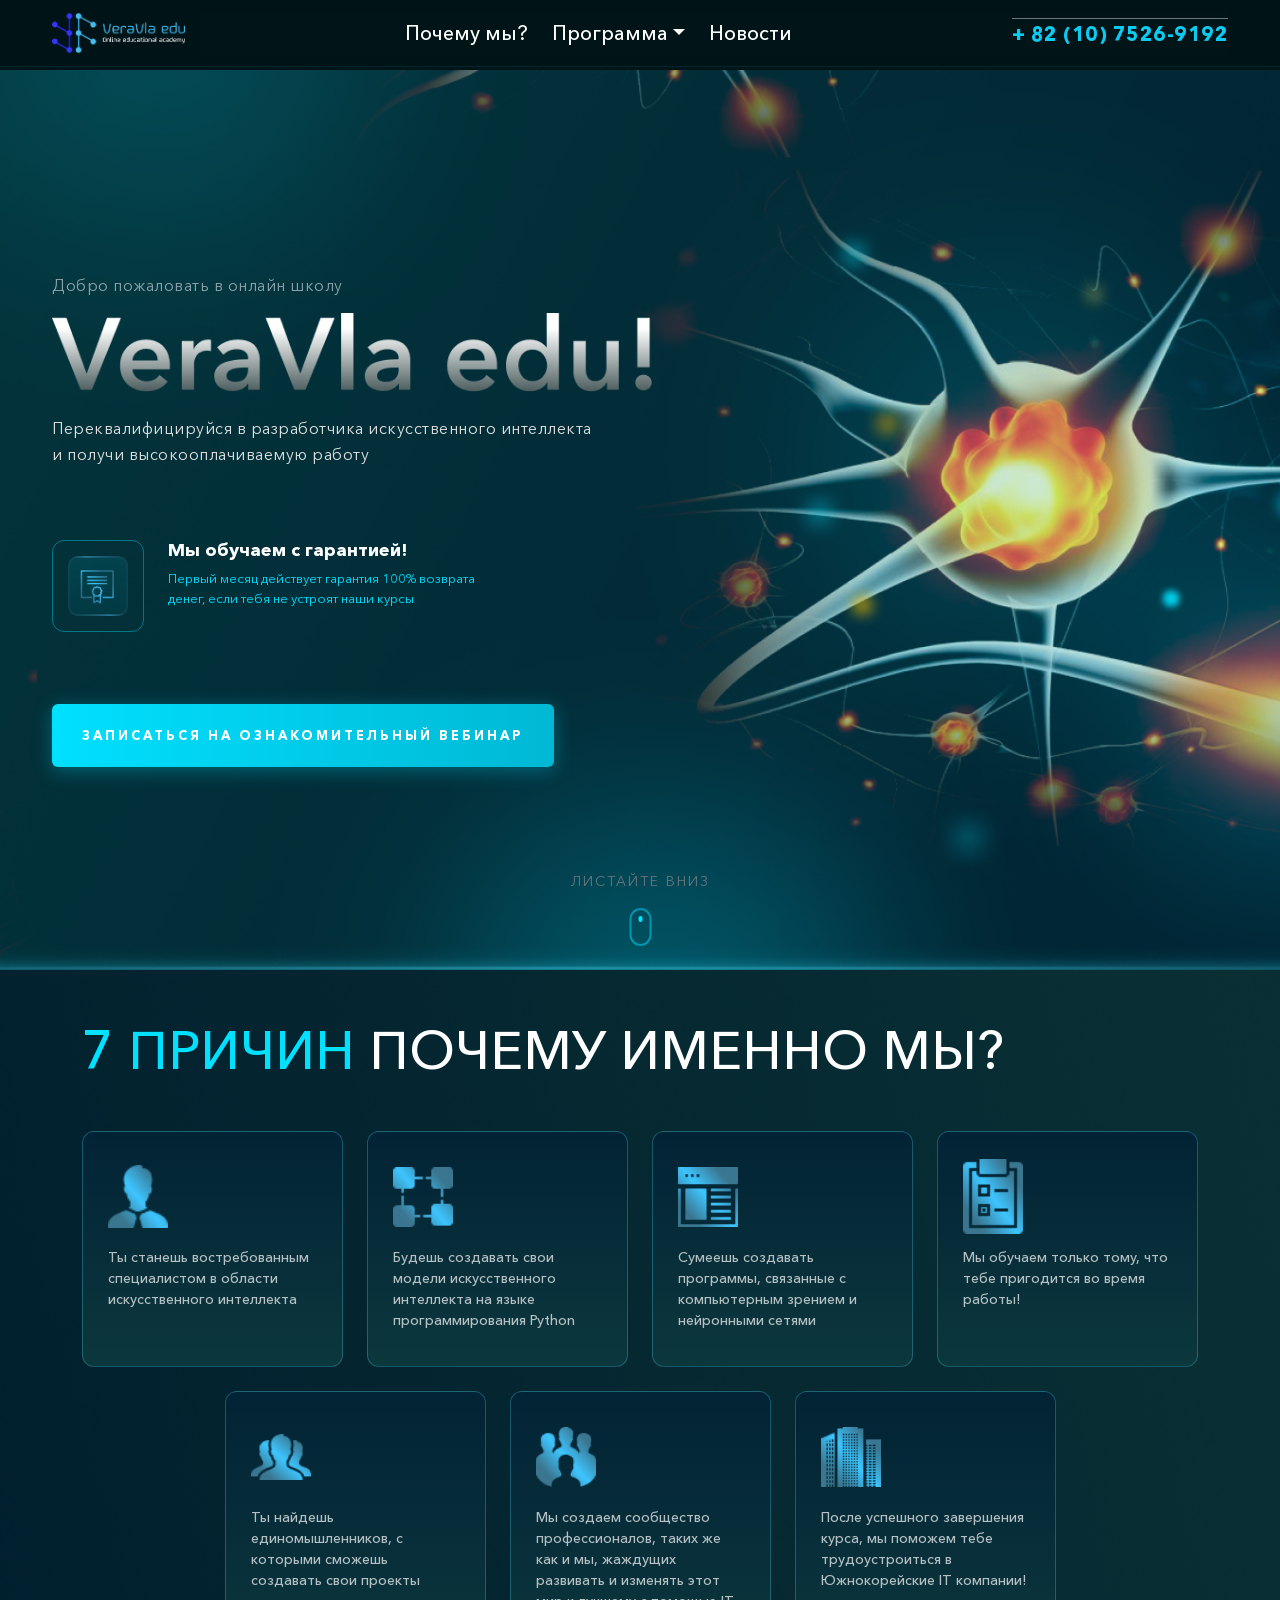
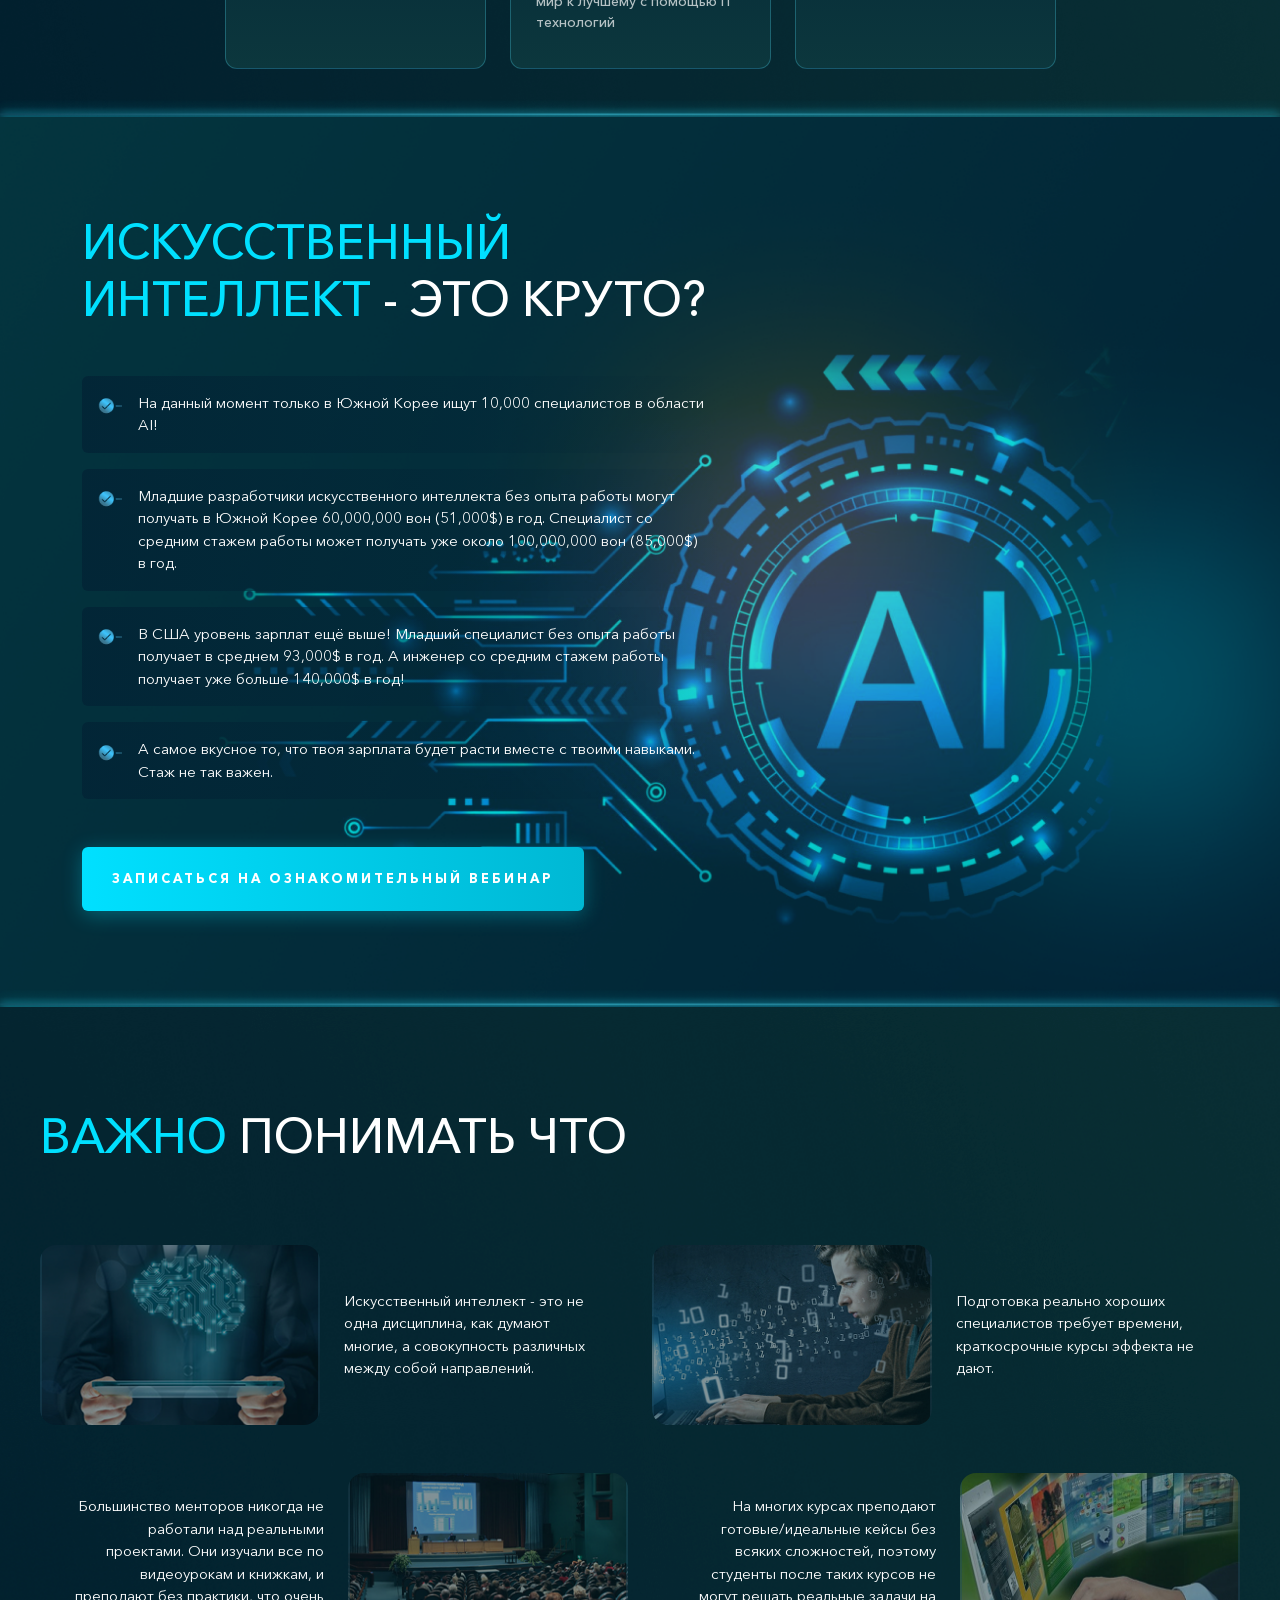
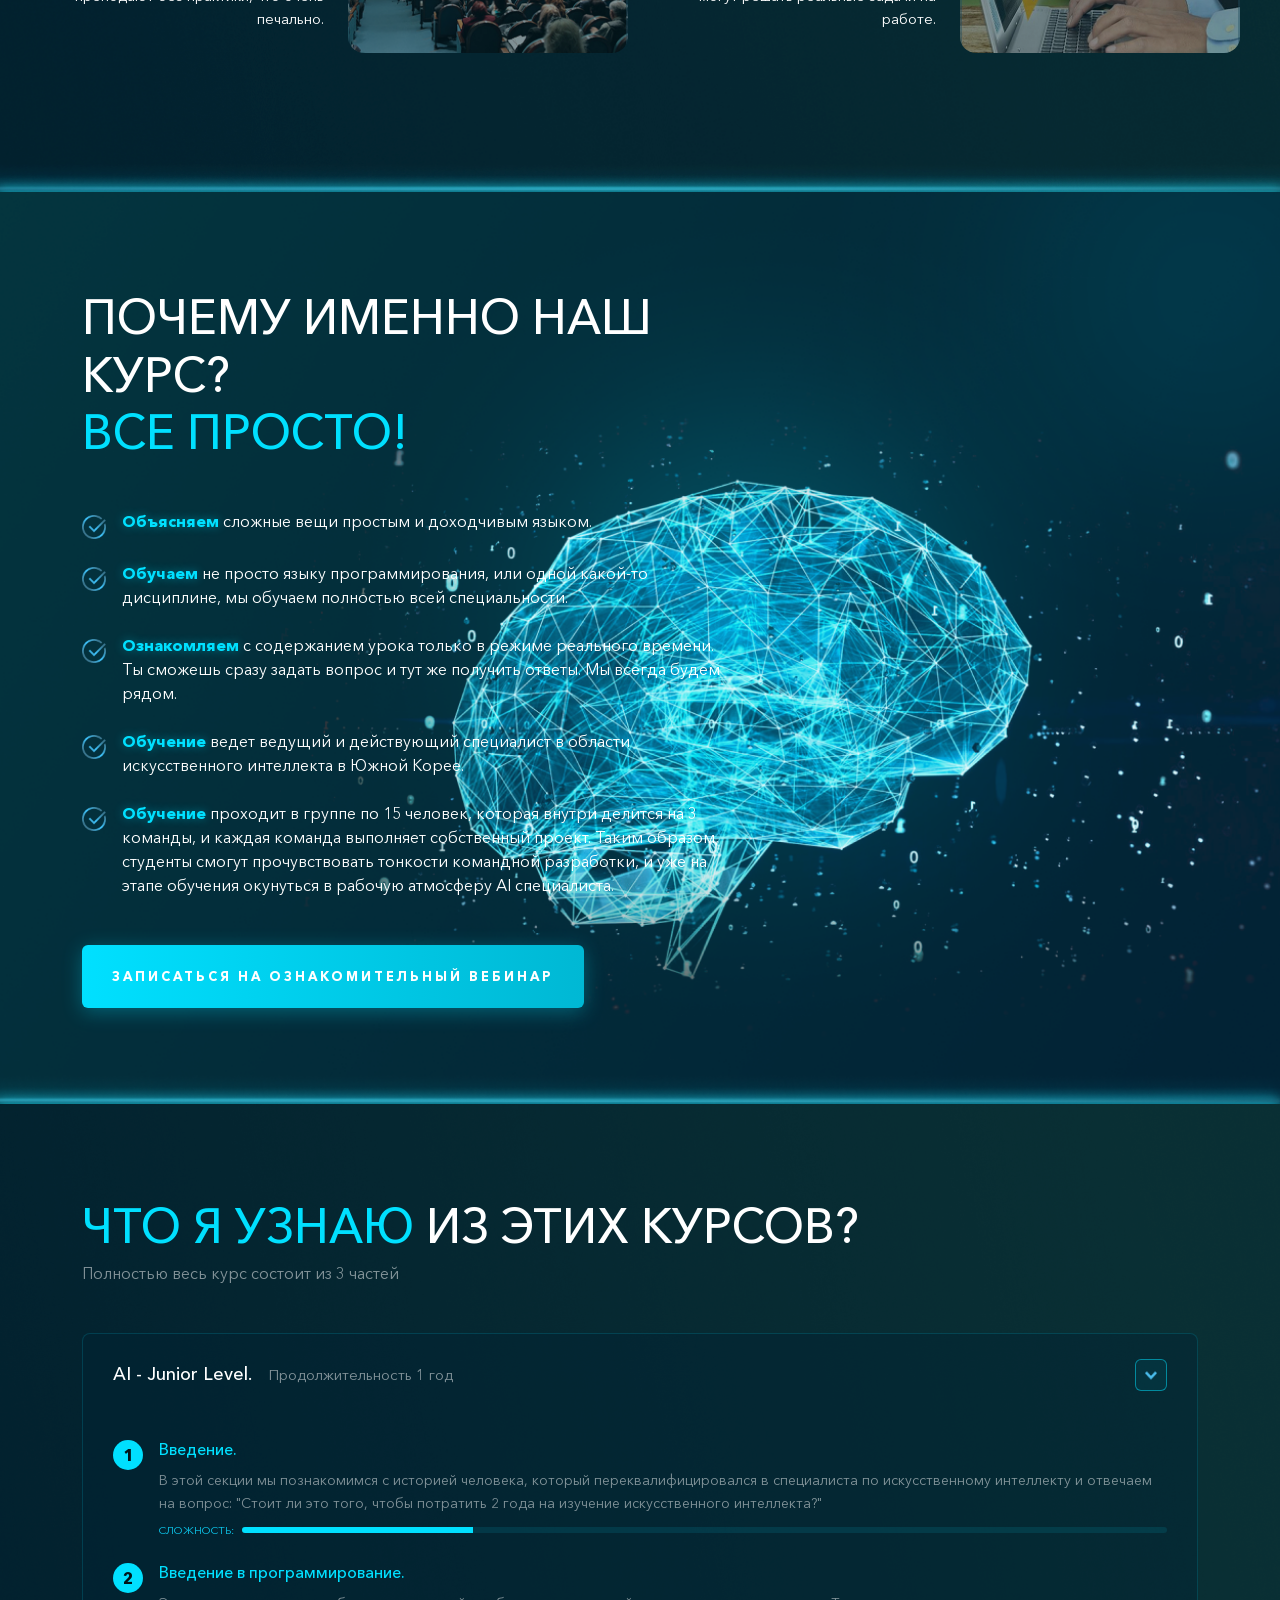
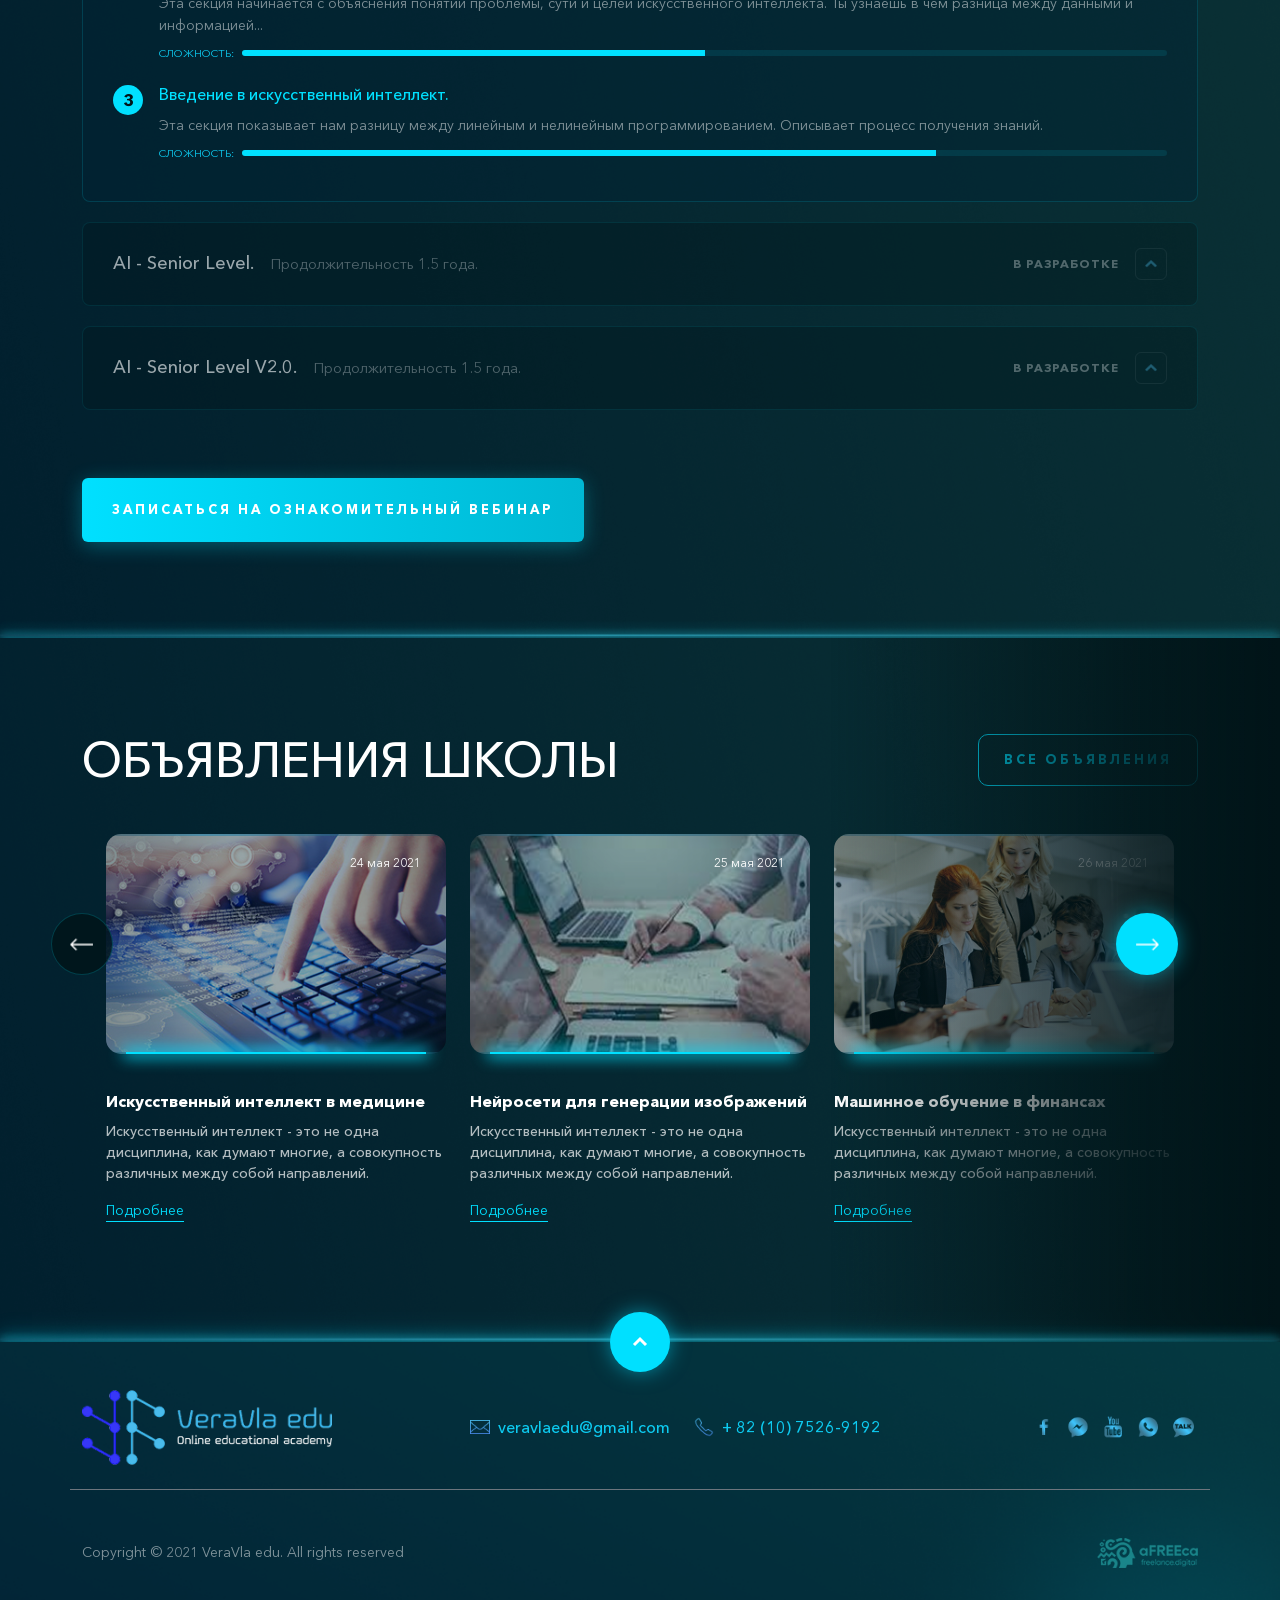
<file: VeraVla Edu bootstrap/veravla_edu.html>
<!DOCTYPE html>
<html lang="ru">
<head>
    <meta charset="UTF-8">
    <meta name="viewport" content="width=device-width, initial-scale=1.0">
    <title>VeraVla Edu</title>
    <link href="https://cdn.jsdelivr.net/npm/bootstrap@5.3.3/dist/css/bootstrap.min.css" rel="stylesheet">
    <link rel="stylesheet" href="style.css">
</head>
<!--4 scrollspy-->
<body data-bs-spy="scroll" data-bs-target="#mainNavbar" data-bs-offset="100">
<!--5 modal-->
<div class="modal fade custom-modal" id="webinarModal" tabindex="-1" aria-labelledby="webinarModalLabel" aria-hidden="true">
    <div class="modal-dialog modal-dialog-centered">
        <div class="modal-content custom-modal-content">
            
            <button type="button" class="modal-close-btn" data-bs-dismiss="modal" aria-label="Закрыть">
                <svg width="24" height="24" viewBox="0 0 24 24" fill="none" stroke="#00E0FF" stroke-width="2" stroke-linecap="round" stroke-linejoin="round">
                    <line x1="18" y1="6" x2="6" y2="18"></line>
                    <line x1="6" y1="6" x2="18" y2="18"></line>
                </svg>
            </button>

            <div class="modal-body p-4 p-md-5">
                <h2 class="modal-title mb-4" id="webinarModalLabel">
                    <span class="blue-accent">ЗАПИСАТЬСЯ</span> НА<br>ОЗНАКОМИТЕЛЬНЫЙ<br>ВЕБИНАР
                </h2>

                <form class="custom-form">
                    
                    <div class="mb-3">
                        <label for="userName" class="form-label custom-label">Ваше ФИО:</label>
                        <input type="text" class="form-control custom-input" id="userName" placeholder="Иван Иванович Иванов" required>
                    </div>

                    <div class="mb-3">
                        <label for="userPhone" class="form-label custom-label">Номер телефона:</label>
                        <input type="tel" class="form-control custom-input" id="userPhone" placeholder="+7 (___) ___-__-__" required>
                    </div>

                    <div class="mb-3">
                        <label for="userEmail" class="form-label custom-label">Ваш e-mail:</label>
                        <input type="email" class="form-control custom-input" id="userEmail" placeholder="name@gmail.com" required>
                    </div>

                    <div class="mb-4">
                        <label for="webinarDate" class="form-label custom-label">Выберите дату и время вебинара:</label>
                        <select class="form-select custom-select" id="webinarDate" required>
                            <option value="" disabled selected hidden>2021-12-05 18:00</option>
                            <option value="date1">2021-12-05 18:00</option>
                            <option value="date2">2021-12-06 18:00</option>
                        </select>
                    </div>

                    <button type="submit" class="cta-button w-100 text-center" style="padding: 18px; font-size: 14px; letter-spacing: 2px;">ЗАПИСАТЬСЯ</button>
                    
                </form>
            </div>
        </div>
    </div>
</div>

<!--1 navbar-->
<nav id="mainNavbar" class="navbar navbar-expand-lg navbar-dark fixed-top" style="background-color: rgba(1, 20, 24, 0.95); backdrop-filter: blur(10px); border-bottom: 1px solid rgba(0, 224, 255, 0.1);">
  <div class="container" style="max-width: 1200px;">
    <a class="navbar-brand" href="#hero">
      <img src="header/logo.png" alt="VeraVla edu" height="40">
    </a>
    
    <button class="navbar-toggler border-0" type="button" data-bs-toggle="offcanvas" data-bs-target="#offcanvasMenu">
      <span class="navbar-toggler-icon"></span>
    </button>
    
    <!--3 offcanvas-->
    <div class="offcanvas offcanvas-end text-bg-dark" tabindex="-1" id="offcanvasMenu" style="background-color: #011418 !important;">
      
      <div class="offcanvas-header border-bottom border-secondary d-lg-none">
        <h5 class="offcanvas-title text-info">Меню</h5>
        <button type="button" class="btn-close btn-close-white" data-bs-dismiss="offcanvas"></button>
      </div>
      
      <div class="offcanvas-body d-flex flex-column flex-lg-row align-items-lg-center">
        
        <ul class="navbar-nav justify-content-start justify-content-lg-center flex-grow-1 pe-3 gap-2 mt-2 mt-lg-0">
          <li class="nav-item"><a class="nav-link fs-5" href="#reasons">Почему мы?</a></li>
          <!--2 dropdown-->
          <li class="nav-item dropdown">
            <a class="nav-link dropdown-toggle fs-5" href="#" role="button" data-bs-toggle="dropdown">Программа</a>
            <ul class="dropdown-menu dropdown-menu-dark border-0 bg-transparent ps-3 ps-lg-0" style="background-color: #0F3B4A;">
              <li><a class="dropdown-item text-white hover-info py-2" href="#curriculum">Junior Level</a></li>
              <li><a class="dropdown-item text-white hover-info py-2" href="#curriculum">Senior Level</a></li>
            </ul>
          </li>
          <li class="nav-item"><a class="nav-link fs-5" href="#news">Новости</a></li>
        </ul>
        
        <div class="mt-auto mt-lg-0 mb-4 mb-lg-0 pt-4 pt-lg-0 border-top border-secondary border-lg-0">
          <a href="tel:+821075269192" class="phone-link text-info text-decoration-none fw-bold fs-5">+ 82 (10) 7526-9192</a>
        </div>
        
      </div>
    </div>
    
  </div>
</nav>
<section id="hero" class="main-screen d-flex flex-column">
    
    <div class="bg-neuron">
        <img src="header/fone.png" alt="Фон нейрон">
    </div>
    
    <div class="side-consultation d-none d-xxl-block">
        <a href="#" class="consult-btn text-decoration-none">
            <div class="consult-img-wrapper">
                <img src="header/headset.png" class="hover-image" alt="consultation">
            </div>
            <span class="vertical-text">БЕСПЛАТНАЯ КОНСУЛЬТАЦИЯ</span>
        </a>
    </div>

    <div class="container d-flex flex-column flex-grow-1 position-relative z-1 pt-5 pb-5" style="max-width: 1200px;">

        <main class="hero row align-items-center flex-grow-1">
            <div class="col-lg-7 col-md-10 text-center text-lg-start mx-auto mx-lg-0">
                <p class="greeting mb-3">Добро пожаловать в онлайн школу</p>
                
                <div class="main-title-container mb-4">
                    <img src="header/main-title.png" alt="VeraVla edu!" class="img-fluid w-100" style="max-width: 600px;">
                </div>
                
                <p class="description mb-5 pb-lg-4">
                    Переквалифицируйся в разработчика искусственного интеллекта<br>
                    и получи высокооплачиваемую работу
                </p>

                <div class="guarantee d-flex flex-column flex-sm-row align-items-center align-items-sm-start justify-content-center justify-content-lg-start gap-4 mb-5 pb-lg-4">
                    <!--6 popover-->
                    <div class="g-icon flex-shrink-0" 
                                tabindex="0" 
                                data-bs-toggle="popover" 
                                data-bs-trigger="hover focus" 
                                data-bs-placement="right" 
                                title="100% Возврат средств" 
                                data-bs-content="Мы уверены в качестве курса. Если в первый месяц вы поймете, что ИИ — это не ваше, мы вернем всю сумму без скрытых комиссий и лишних вопросов."
                                style="cursor: pointer;">
                                <img src="header/sertif.png" alt="Гарантия" class="img-fluid" style="max-width: 60px;">
                    </div>
                    <div class="g-info text-center text-sm-start">
                        <h3 class="mb-2">Мы обучаем с гарантией!</h3>
                        <p class="mb-0">Первый месяц действует гарантия 100% возврата<br>денег, если тебя не устроят наши курсы</p>
                    </div>
                </div>

                <button class="cta-button" data-bs-toggle="modal" data-bs-target="#webinarModal">ЗАПИСАТЬСЯ НА ОЗНАКОМИТЕЛЬНЫЙ ВЕБИНАР</button>
            </div>
        </main>
    </div>
<div class="position-absolute bottom-0 start-50 translate-middle-x pb-4 d-none d-lg-block text-center">
        <p class="text-secondary small text-uppercase mb-3" style="letter-spacing: 2px;">Листайте вниз</p>
        <div class="mouse-icon mx-auto">
            <div class="wheel"></div>
        </div>
    </div>
</section>
<section id="reasons" class="reasons-section position-relative">
    
    <div class="container py-5">
        
        <h2 class="reasons-title mb-5">
            <span class="blue-accent">7 ПРИЧИН</span> ПОЧЕМУ ИМЕННО МЫ?
        </h2>
        
        <div class="row g-4 justify-content-center">
            
            <div class="col-12 col-sm-6 col-xl-3">
                <div class="reason-card h-100">
                    <div class="card-icon-placeholder">
                        <img src="7reas/icon1.png" class="card-icon" alt="icon">
                    </div>
                    <p class="card-text">Ты станешь востребованным специалистом в области искусственного интеллекта</p>
                </div>
            </div>
            
            <div class="col-12 col-sm-6 col-xl-3">
                <div class="reason-card h-100">
                    <div class="card-icon-placeholder">
                        <img src="7reas/icon2.png" class="card-icon" alt="icon">
                    </div>
                    <p class="card-text">Будешь создавать свои модели искусственного интеллекта на языке программирования Python</p>
                </div>
            </div>
            
            <div class="col-12 col-sm-6 col-xl-3">
                <div class="reason-card h-100">
                    <div class="card-icon-placeholder">
                        <img src="7reas/icon3.png" class="card-icon" alt="icon">
                    </div>
                    <p class="card-text">Сумеешь создавать программы, связанные с компьютерным зрением и нейронными сетями</p>
                </div>
            </div>
            
            <div class="col-12 col-sm-6 col-xl-3">
                <div class="reason-card h-100">
                    <div class="card-icon-placeholder">
                        <img src="7reas/icon4.png" class="card-icon" alt="icon">
                    </div>
                    <p class="card-text">Мы обучаем только тому, что тебе пригодится во время работы!</p>
                </div>
            </div>
            
            <div class="col-12 col-sm-6 col-xl-3">
                <div class="reason-card h-100">
                    <div class="card-icon-placeholder">
                        <img src="7reas/icon5.png" class="card-icon" alt="icon">
                    </div>
                    <p class="card-text">Ты найдешь единомышленников, с которыми сможешь создавать свои проекты</p>
                </div>
            </div>
            
            <div class="col-12 col-sm-6 col-xl-3">
                <div class="reason-card h-100">
                    <div class="card-icon-placeholder">
                        <img src="7reas/icon6.png" class="card-icon" alt="icon">
                    </div>
                    <p class="card-text">Мы создаем сообщество профессионалов, таких же как и мы, жаждущих развивать и изменять этот мир к лучшему с помощью IT технологий</p>
                </div>
            </div>
            
            <div class="col-12 col-sm-6 col-xl-3">
                <div class="reason-card h-100">
                    <div class="card-icon-placeholder">
                        <img src="7reas/icon7.png" class="card-icon" alt="icon">
                    </div>
                    <p class="card-text">После успешного завершения курса, мы поможем тебе трудоустроиться в Южнокорейские IT компании!</p>
                </div>
            </div>

        </div>
    </div>
</section>
<section class="ai-cool-section position-relative py-5">
    
    <div class="container py-5 position-relative z-2">
        <div class="row">
            <div class="col-12 col-lg-8 col-xl-7">
                
                <h2 class="ai-title mb-5">
                    <span class="blue-accent">ИСКУССТВЕННЫЙ<br>ИНТЕЛЛЕКТ</span> - ЭТО КРУТО?
                </h2>

                <div class="ai-list d-flex flex-column gap-3 mb-5">
                    
                    <div class="ai-list-item d-flex align-items-start p-3 rounded">
                        <div class="ai-icon-placeholder flex-shrink-0 me-3">
                            <img src="ai_is_cool/icon_chek.png" alt="check" class="img-fluid">
                        </div>
                        <p class="ai-list-text m-0">На данный момент только в Южной Корее ищут 10,000 специалистов в области AI!</p>
                    </div>

                    <div class="ai-list-item d-flex align-items-start p-3 rounded">
                        <div class="ai-icon-placeholder flex-shrink-0 me-3">
                            <img src="ai_is_cool/icon_chek.png" alt="check" class="img-fluid">
                        </div>
                        <p class="ai-list-text m-0">Младшие разработчики искусственного интеллекта без опыта работы могут получать в Южной Корее 60,000,000 вон (51,000$) в год. Специалист со средним стажем работы может получать уже около 100,000,000 вон (85,000$) в год.</p>
                    </div>

                    <div class="ai-list-item d-flex align-items-start p-3 rounded">
                        <div class="ai-icon-placeholder flex-shrink-0 me-3">
                            <img src="ai_is_cool/icon_chek.png" alt="check" class="img-fluid">
                        </div>
                        <p class="ai-list-text m-0">В США уровень зарплат ещё выше! Младший специалист без опыта работы получает в среднем 93,000$ в год. А инженер со средним стажем работы получает уже больше 140,000$ в год!</p>
                    </div>

                    <div class="ai-list-item d-flex align-items-start p-3 rounded">
                        <div class="ai-icon-placeholder flex-shrink-0 me-3">
                            <img src="ai_is_cool/icon_chek.png" alt="check" class="img-fluid">
                        </div>
                        <p class="ai-list-text m-0">А самое вкусное то, что твоя зарплата будет расти вместе с твоими навыками. Стаж не так важен.</p>
                    </div>
                    
                </div>

                <button class="cta-button" data-bs-toggle="modal" data-bs-target="#webinarModal">
                    ЗАПИСАТЬСЯ НА ОЗНАКОМИТЕЛЬНЫЙ ВЕБИНАР
                </button>
            </div>
        </div>
    </div>
</section>
<section class="importance-section position-relative">
    <div class="container-fluid px-0 mx-auto" style="max-width: 1200px;">
        
        <h2 class="importance-title">
            <span class="blue-accent">ВАЖНО</span> ПОНИМАТЬ ЧТО
        </h2>

        <div class="row g-4 gy-xl-5">
            
            <div class="col-12 col-xl-6">
                <div class="importance-item d-flex flex-column align-items-center text-center flex-md-row align-items-md-center text-md-start gap-4">
                    <div class="info-image-wrapper">
                        <div class="image-placeholder w-100 h-100">
                            <img src="vazno/im1.png" alt="img" class="w-100 h-100 object-fit-cover rounded-4">
                        </div>
                    </div>
                    <p class="info-text">Искусственный интеллект - это не одна дисциплина, как думают многие, а совокупность различных между собой направлений.</p>
                </div>
            </div>

            <div class="col-12 col-xl-6">
                <div class="importance-item d-flex flex-column align-items-center text-center flex-md-row align-items-md-center text-md-start gap-4">
                    <div class="info-image-wrapper">
                        <div class="image-placeholder w-100 h-100">
                            <img src="vazno/im2.png" alt="img" class="w-100 h-100 object-fit-cover rounded-4">
                        </div>
                    </div>
                    <p class="info-text">Подготовка реально хороших специалистов требует времени, краткосрочные курсы эффекта не дают.</p>
                </div>
            </div>

            <div class="col-12 col-xl-6">
                <div class="importance-item d-flex flex-column align-items-center text-center flex-md-row align-items-md-center text-md-start flex-xl-row-reverse text-xl-end gap-4">
                    <div class="info-image-wrapper">
                        <div class="image-placeholder w-100 h-100">
                            <img src="vazno/im3.png" alt="img" class="w-100 h-100 object-fit-cover rounded-4">
                        </div>
                    </div>
                    <p class="info-text">Большинство менторов никогда не работали над реальными проектами. Они изучали все по видеоурокам и книжкам, и преподают без практики, что очень печально.</p>
                </div>
            </div>

            <div class="col-12 col-xl-6">
                <div class="importance-item d-flex flex-column align-items-center text-center flex-md-row align-items-md-center text-md-start flex-xl-row-reverse text-xl-end gap-4">
                    <div class="info-image-wrapper">
                        <div class="image-placeholder w-100 h-100">
                            <img src="vazno/im4.png" alt="img" class="w-100 h-100 object-fit-cover rounded-4">
                        </div>
                    </div>
                    <p class="info-text">На многих курсах преподают готовые/идеальные кейсы без всяких сложностей, поэтому студенты после таких курсов не могут решать реальные задачи на работе.</p>
                </div>
            </div>

        </div>
    </div>
</section>

<section class="why-us-section position-relative py-5">
    <div class="container py-5 position-relative z-2">
        <div class="row">
            <div class="col-12 col-lg-8 col-xl-7">
                
                <h2 class="why-us-title mb-5">
                    ПОЧЕМУ ИМЕННО НАШ КУРС?<br>
                    <span class="blue-accent">ВСЕ ПРОСТО!</span>
                </h2>

                <div class="why-us-list d-flex flex-column gap-4 mb-5">
                    
                    <div class="why-item d-flex align-items-start gap-3">
                        <div class="why-icon flex-shrink-0 mt-1">
                            <img src="why/check.png" alt="v" class="w-100 h-auto">
                        </div>
                        <p class="why-text m-0">
                            <span class="highlight">Объясняем</span> сложные вещи простым и доходчивым языком.
                        </p>
                    </div>

                    <div class="why-item d-flex align-items-start gap-3">
                        <div class="why-icon flex-shrink-0 mt-1">
                            <img src="why/check.png" alt="v" class="w-100 h-auto">
                        </div>
                        <p class="why-text m-0">
                            <span class="highlight">Обучаем</span> не просто языку программирования, или одной какой-то дисциплине, мы обучаем полностью всей специальности.
                        </p>
                    </div>

                    <div class="why-item d-flex align-items-start gap-3">
                        <div class="why-icon flex-shrink-0 mt-1">
                            <img src="why/check.png" alt="v" class="w-100 h-auto">
                        </div>
                        <p class="why-text m-0">
                            <span class="highlight">Ознакомляем</span> с содержанием урока только в режиме реального времени. Ты сможешь сразу задать вопрос и тут же получить ответы. Мы всегда будем рядом.
                        </p>
                    </div>

                    <div class="why-item d-flex align-items-start gap-3">
                        <div class="why-icon flex-shrink-0 mt-1">
                            <img src="why/check.png" alt="v" class="w-100 h-auto">
                        </div>
                        <p class="why-text m-0">
                            <span class="highlight">Обучение</span> ведет ведущий и действующий специалист в области искусственного интеллекта в Южной Корее.
                        </p>
                    </div>

                    <div class="why-item d-flex align-items-start gap-3">
                        <div class="why-icon flex-shrink-0 mt-1">
                            <img src="why/check.png" alt="v" class="w-100 h-auto">
                        </div>
                        <p class="why-text m-0">
                            <span class="highlight">Обучение</span> проходит в группе по 15 человек, которая внутри делится на 3 команды, и каждая команда выполняет собственный проект. Таким образом, студенты смогут прочувствовать тонкости командной разработки, и уже на этапе обучения окунуться в рабочую атмосферу AI специалиста.
                        </p>
                    </div>

                </div>

                <button class="cta-button" data-bs-toggle="modal" data-bs-target="#webinarModal">
                    ЗАПИСАТЬСЯ НА ОЗНАКОМИТЕЛЬНЫЙ ВЕБИНАР
                </button>
                
            </div>
        </div>
    </div>
</section>
<section id="curriculum" class="curriculum-section position-relative py-5">
    
    <div class="container py-5">
        <div class="row">
            <div class="col-12">
                
                <h2 class="curriculum-title mb-2">
                    <span class="blue-accent">ЧТО Я УЗНАЮ</span> ИЗ ЭТИХ КУРСОВ?
                </h2>
                <p class="curriculum-subtitle mb-5 text-white-50">
                    Полностью весь курс состоит из 3 частей
                </p>
                <!--9 accordion-->
                <div class="accordion w-100" id="curriculumAccordion">
                    
                    <div class="accordion-item custom-accordion-item">
                        <h2 class="accordion-header" id="headingOne">
                            <button class="accordion-button custom-accordion-button" type="button" data-bs-toggle="collapse" data-bs-target="#collapseOne" aria-expanded="true" aria-controls="collapseOne">
                                <div class="header-left d-flex align-items-center gap-3 flex-wrap">
                                    <span class="level-name">AI - Junior Level.</span>
                                    <span class="duration text-white-50">Продолжительность 1 год</span>
                                </div>
                            <div class="header-right d-flex align-items-center">
                <div class="arrow-wrapper">
                    <img src="accor/arrow.png" class="arrow" alt="▼">
                </div>
            </div>
        </button>
    </h2>
    <!--10 collapse-->
    <div id="collapseOne" class="accordion-collapse collapse show" aria-labelledby="headingOne" data-bs-parent="#curriculumAccordion">
        <div class="accordion-body custom-accordion-body">
            
            <div class="curriculum-lesson d-flex gap-3 mt-4">
                <span class="lesson-number flex-shrink-0">1</span>
                <div class="lesson-info w-100">
                    <h3>Введение.</h3>
                    <p class="text-white-50 mb-2">В этой секции мы познакомимся с историей человека, который переквалифицировался в специалиста по искусственному интеллекту и отвечаем на вопрос: "Стоит ли это того, чтобы потратить 2 года на изучение искусственного интеллекта?"</p>
                    <div class="d-flex align-items-center gap-2 mt-2">
                        <small class="text-info" style="font-size: 11px;">СЛОЖНОСТЬ:</small>
                        <!--11 progress-->
                        <div class="progress flex-grow-1" style="height: 6px; background-color: rgba(0,224,255,0.1);">
                            <div class="progress-bar" role="progressbar" style="width: 25%; background-color: #00E0FF;"></div>
                        </div>
                    </div>
                </div>
            </div>

            <div class="curriculum-lesson d-flex gap-3 mt-4">
                <span class="lesson-number flex-shrink-0">2</span>
                <div class="lesson-info w-100">
                    <h3>Введение в программирование.</h3>
                    <p class="text-white-50 mb-2">Эта секция начинается с объяснения понятий проблемы, сути и целей искусственного интеллекта. Ты узнаешь в чем разница между данными и информацией...</p>
                    <div class="d-flex align-items-center gap-2 mt-2">
                        <small class="text-info" style="font-size: 11px;">СЛОЖНОСТЬ:</small>
                        <div class="progress flex-grow-1" style="height: 6px; background-color: rgba(0,224,255,0.1);">
                            <div class="progress-bar" role="progressbar" style="width: 50%; background-color: #00E0FF;"></div>
                        </div>
                    </div>
                </div>
            </div>

            <div class="curriculum-lesson d-flex gap-3 mt-4">
                <span class="lesson-number flex-shrink-0">3</span>
                <div class="lesson-info w-100">
                    <h3>Введение в искусственный интеллект.</h3>
                    <p class="text-white-50 mb-2">Эта секция показывает нам разницу между линейным и нелинейным программированием. Описывает процесс получения знаний.</p>
                    <div class="d-flex align-items-center gap-2 mt-2">
                        <small class="text-info" style="font-size: 11px;">СЛОЖНОСТЬ:</small>
                        <div class="progress flex-grow-1" style="height: 6px; background-color: rgba(0,224,255,0.1);">
                            <div class="progress-bar" role="progressbar" style="width: 75%; background-color: #00E0FF;"></div>
                        </div>
                    </div>
                </div>
            </div>
            
        </div>
    </div>
</div>

                    <div class="accordion-item custom-accordion-item disabled">
                        <h2 class="accordion-header" id="headingTwo">
                            <button class="accordion-button custom-accordion-button collapsed" type="button" disabled>
                                <div class="header-left d-flex align-items-center gap-3 flex-wrap">
                                    <span class="level-name">AI - Senior Level.</span>
                                    <span class="duration text-white-50">Продолжительность 1.5 года.</span>
                                </div>
                                <div class="header-right d-flex align-items-center gap-3">
                                    <span class="dev-badge text-white-50">В РАЗРАБОТКЕ</span>
                                    <div class="arrow-wrapper">
                                        <img src="accor/arrow.png" class="arrow" alt="▼">
                                    </div>
                                </div>
                            </button>
                        </h2>
                    </div>

                    <div class="accordion-item custom-accordion-item disabled">
                        <h2 class="accordion-header" id="headingThree">
                            <button class="accordion-button custom-accordion-button collapsed" type="button" disabled>
                                <div class="header-left d-flex align-items-center gap-3 flex-wrap">
                                    <span class="level-name">AI - Senior Level V2.0.</span>
                                    <span class="duration text-white-50">Продолжительность 1.5 года.</span>
                                </div>
                                <div class="header-right d-flex align-items-center gap-3">
                                    <span class="dev-badge text-white-50">В РАЗРАБОТКЕ</span>
                                    <div class="arrow-wrapper">
                                        <img src="accor/arrow.png" class="arrow" alt="▼">
                                    </div>
                                </div>
                            </button>
                        </h2>
                    </div>

                </div>

                <button class="cta-button mt-5" data-bs-toggle="modal" data-bs-target="#webinarModal">ЗАПИСАТЬСЯ НА ОЗНАКОМИТЕЛЬНЫЙ ВЕБИНАР</button>
            </div>
        </div>
    </div>
</section>
<section id="news" class="news-section position-relative py-5">
    <div class="container py-5">
        
        <div class="row mb-5">
            <div class="col-12 d-flex justify-content-between align-items-center flex-wrap gap-4">
                <h2 class="news-title m-0">ОБЪЯВЛЕНИЯ ШКОЛЫ</h2>
                <a href="#" class="all-news-btn">ВСЕ ОБЪЯВЛЕНИЯ</a>
            </div>
        </div>

        <div class="row">
            <div class="col-12 position-relative">
                <!--12 carousel-->
                <div id="newsCarousel" class="carousel slide" data-bs-ride="carousel">
                    <button class="nav-arrow prev" type="button" data-bs-target="#newsCarousel" data-bs-slide="prev" style="z-index: 10;">
                        <img src="news/arr.png" alt="Назад">
                        </button>
                        <button class="nav-arrow next" type="button" data-bs-target="#newsCarousel" data-bs-slide="next" style="z-index: 10;">
                        <img src="news/arr2.png" alt="Вперед">
                        </button>

                <div class="carousel-inner pb-4 px-4">
        
            <div class="carousel-item active">
            <div class="row g-4 justify-content-center">
                
                <div class="col-12 col-md-4 d-flex">
                    <div class="news-card w-100">
                        <div class="card-image-wrapper">
                            <img src="news/news1.png" alt="News">
                            <span class="news-date">24 мая 2021</span>
                        </div>
                        <div class="card-content">
                            <h3 class="card-title mt-3">Искусственный интеллект в медицине</h3>
                            <p class="card-text mt-2">Искусственный интеллект - это не одна дисциплина, как думают многие, а совокупность различных между собой направлений.</p>
                            <a href="#" class="more-link mt-3 d-inline-block">Подробнее</a>
                        </div>
                    </div>
                </div>

                <div class="col-12 col-md-4 d-flex">
                    <div class="news-card w-100">
                        <div class="card-image-wrapper">
                            <img src="news/news2.png" alt="News">
                            <span class="news-date">25 мая 2021</span>
                        </div>
                        <div class="card-content">
                            <h3 class="card-title mt-3">Нейросети для генерации изображений</h3>
                            <p class="card-text mt-2">Искусственный интеллект - это не одна дисциплина, как думают многие, а совокупность различных между собой направлений.</p>
                            <a href="#" class="more-link mt-3 d-inline-block">Подробнее</a>
                        </div>
                    </div>
                </div>

                <div class="col-12 col-md-4 d-flex">
                    <div class="news-card w-100">
                        <div class="card-image-wrapper">
                            <img src="news/news3.png" alt="News">
                            <span class="news-date">26 мая 2021</span>
                        </div>
                        <div class="card-content">
                            <h3 class="card-title mt-3">Машинное обучение в финансах</h3>
                            <p class="card-text mt-2">Искусственный интеллект - это не одна дисциплина, как думают многие, а совокупность различных между собой направлений.</p>
                            <a href="#" class="more-link mt-3 d-inline-block">Подробнее</a>
                        </div>
                    </div>
                </div>

            </div>
        </div>

        <div class="carousel-item">
            <div class="row g-4 justify-content-center">
                
                <div class="col-12 col-md-4 d-flex">
                    <div class="news-card w-100">
                        <div class="card-image-wrapper">
                            <img src="news/news4.png" alt="News">
                            <span class="news-date">27 мая 2021</span>
                        </div>
                        <div class="card-content">
                            <h3 class="card-title mt-3">Будущее современной робототехники</h3>
                            <p class="card-text mt-2">Искусственный интеллект - это не одна дисциплина, как думают многие, а совокупность различных между собой направлений.</p>
                            <a href="#" class="more-link mt-3 d-inline-block">Подробнее</a>
                        </div>
                    </div>
                </div>

                <div class="col-12 col-md-4 d-flex">
                    <div class="news-card w-100">
                        <div class="card-image-wrapper">
                            <img src="news/news1.png" alt="News">
                            <span class="news-date">28 мая 2021</span>
                        </div>
                        <div class="card-content">
                            <h3 class="card-title mt-3">ИИ и квантовые вычисления</h3>
                            <p class="card-text mt-2">Искусственный интеллект - это не одна дисциплина, как думают многие, а совокупность различных между собой направлений.</p>
                            <a href="#" class="more-link mt-3 d-inline-block">Подробнее</a>
                        </div>
                    </div>
                </div>

                <div class="col-12 col-md-4 d-flex">
                    <div class="news-card w-100">
                        <div class="card-image-wrapper">
                            <img src="news/news2.png" alt="News">
                            <span class="news-date">29 мая 2021</span>
                        </div>
                        <div class="card-content">
                            <h3 class="card-title mt-3">Большие данные (Big Data технологии)</h3>
                            <p class="card-text mt-2">Искусственный интеллект - это не одна дисциплина, как думают многие, а совокупность различных между собой направлений.</p>
                            <a href="#" class="more-link mt-3 d-inline-block">Подробнее</a>
                        </div>
                    </div>
                </div>

            </div>
        </div>

    </div>
</div>
        <div class="carousel-item">
            <div class="row g-4 justify-content-center">
                <div class="col-12 col-md-4 d-flex">
                    <div class="news-card w-100">
                        <div class="card-image-wrapper"><img src="news/news4.png" alt="News"><span class="news-date">27 мая 2021</span></div>
                        <div class="card-content"><h3 class="card-title mt-3">Будущее робототехники</h3><a href="#" class="more-link">Подробнее</a></div>
                    </div>
                </div>
            </div>
        </div>
    </div>
</div>
            </div>
        </div>
    </div>
</section>
<footer class="main-footer position-relative py-5">
    
    <div class="footer-scroll-up">
        <button class="up-btn d-flex justify-content-center align-items-center" onclick="window.scrollTo({top: 0, behavior: 'smooth'})">
            <svg width="24" height="24" viewBox="0 0 24 24" fill="none" stroke="white" stroke-width="3">
                <polyline points="18 15 12 9 6 15"/>
            </svg>
        </button>
    </div>

    <div class="container position-relative z-2">
        
        <div class="row align-items-center gy-5 mb-5 pb-4 border-bottom border-secondary">
            
            <div class="col-12 col-lg-4 text-center text-lg-start">
    <a href="#hero">
        <img src="header/logo.png" alt="VeraVla edu" class="img-fluid" style="max-width: 250px; cursor: pointer;">
    </a>
</div>

            <div class="col-12 col-lg-8">
                
                <div class="row align-items-center gy-4">
                    
                    <div class="col-12 col-md-7 d-flex flex-column flex-sm-row justify-content-center justify-content-lg-end gap-4">
                        <div class="contact-item d-flex align-items-center gap-2">
                            <img src="footer/mail.png" alt="Email" style="width: 20px;">
                            <a href="mailto:veravlaedu@gmail.com" class="text-info text-decoration-none border-bottom border-transparent hover-border-info transition-300">veravlaedu@gmail.com</a>
                        </div>
                        <div class="contact-item d-flex align-items-center gap-2">
                            <img src="header/phone.png" alt="Phone" style="width: 20px;">
                            <a href="tel:+821075269192" class="text-info text-decoration-none border-bottom border-transparent hover-border-info transition-300">+ 82 (10) 7526-9192</a>
                        </div>
                    </div>

                    <div class="col-12 col-md-5 d-flex flex-column flex-sm-row align-items-center justify-content-center justify-content-lg-end gap-3">
                        <!--7 tooltip-->
                        <img src="footer/social-icons.png" alt="Social Media" style="height: 24px; cursor: pointer;" data-bs-toggle="tooltip" data-bs-placement="top" title="Наши социальные сети"> </div>
                </div>
                </div>
        </div>

        <div class="row align-items-center gy-3">
            <div class="col-12 col-md-6 text-center text-md-start">
                <p class="text-white-50 small m-0">Copyright © 2021 VeraVla edu. All rights reserved</p>
            </div>
            <div class="col-12 col-md-6 text-center text-md-end">
                <img src="footer/afreeca-logo.png" alt="Developed by AFREECA" style="height: 30px;">
            </div>
        </div>

    </div>
</footer>
<div class="toast-container position-fixed bottom-0 end-0 p-4" style="z-index: 1055;">
    <!--8 toast-->
    <div id="successToast" class="toast text-bg-dark border-info" role="alert" aria-live="assertive" aria-atomic="true">
    <div class="toast-header" style="background-color: #022335; border-bottom: 1px solid #00E0FF; color: #00E0FF;">
      <strong class="me-auto">VeraVla Edu</strong>
      <button type="button" class="btn-close btn-close-white" data-bs-dismiss="toast"></button>
    </div>
    <div class="toast-body text-white">
      Ваша заявка успешно отправлена! Ожидайте звонка менеджера.
    </div>
  </div>
</div>
<script src="https://cdn.jsdelivr.net/npm/bootstrap@5.3.3/dist/js/bootstrap.bundle.min.js"></script>
<script>
    // Активация Popover и Tooltip
    document.querySelectorAll('[data-bs-toggle="popover"]').forEach(el => new bootstrap.Popover(el));
    document.querySelectorAll('[data-bs-toggle="tooltip"]').forEach(el => new bootstrap.Tooltip(el));

    // Логика показа Toast после отправки формы
    const form = document.querySelector('.custom-form');
    if(form) {
        form.addEventListener('submit', function(e) {
            e.preventDefault(); // Останавливаем перезагрузку страницы
            
            // Закрываем модальное окно
            const modalEl = document.getElementById('webinarModal');
            const modal = bootstrap.Modal.getInstance(modalEl);
            if (modal) modal.hide();
            
            // Показываем Toast об успехе
            const toastEl = document.getElementById('successToast');
            const toast = new bootstrap.Toast(toastEl);
            toast.show();
            
            form.reset(); // Очищаем поля формы
        });
    }
</script>
</body>
</html>
</file>
<file: VeraVla Edu bootstrap/style.css>
/* =========================================
   1. БАЗОВЫЕ НАСТРОЙКИ И ШРИФТЫ
   ========================================= */
html { scroll-behavior: smooth; }

@font-face { font-family: 'Avenir Next Cyr'; src: url('fonts/AvenirNextCyr-Bold.ttf') format('truetype'); font-weight: bold; font-style: normal; font-display: swap; }
@font-face { font-family: 'Avenir Next Cyr'; src: url('fonts/AvenirNextCyr-Medium.ttf') format('truetype'); font-weight: 500; font-style: normal; font-display: swap; }
@font-face { font-family: 'Avenir Next Cyr'; src: url('fonts/AvenirNextCyr-Regular.ttf') format('truetype'); font-weight: normal; font-style: normal; font-display: swap; }

:root {
    --bs-body-bg: #011418;
    --bs-body-color: #fff;
    --bs-font-sans-serif: 'Avenir Next Cyr', sans-serif;
}

body {
    background-color: #011418;
    color: #fff;
    font-family: 'Avenir Next Cyr', sans-serif;
    -webkit-font-smoothing: antialiased;
}

a { text-decoration: none; }
p { margin-bottom: 0; }

/* УНИВЕРСАЛЬНАЯ КНОПКА */
.cta-button {
    background: linear-gradient(90deg, #00E0FF 0%, #00b8d4 100%);
    color: #ffffff;
    border: none;
    padding: 22px 30px;
    font-family: 'Avenir Next Cyr', sans-serif;
    font-size: 13px;
    font-weight: bold;
    text-transform: uppercase;
    letter-spacing: 3px;
    border-radius: 6px;
    cursor: pointer;
    box-shadow: 0 4px 20px rgba(0, 224, 255, 0.3);
    transition: all 0.3s ease;
    display: inline-block !important;
    width: auto !important;
}
.cta-button:hover {
    box-shadow: 0 8px 30px rgba(0, 224, 255, 0.6);
    transform: translateY(-2px);
    letter-spacing: 3.5px;
}

/* =========================================
   2. ГЛАВНЫЙ ЭКРАН (HERO)
   ========================================= */
.main-screen { position: relative; min-height: 100vh; overflow: hidden; }

.bg-neuron { position: absolute; top: 0; left: 0; width: 100%; height: 100%; z-index: -1; }
.bg-neuron img { width: 100%; height: 100%; object-fit: cover; opacity: 0.9; }

/* ЛЕВАЯ КНОПКА (Консультация) */
.side-consultation { position: absolute; left: 104px; top: 180px; z-index: 10; }
.consult-btn { display: flex; flex-direction: column; align-items: center; gap: 30px; }
.consult-img-wrapper { width: 100px; height: 100px; background: rgba(0, 224, 255, 0.1); border-radius: 50%; display: flex; justify-content: center; align-items: center; box-shadow: 0 0 25px rgba(0, 224, 255, 0.2); transition: all 0.4s ease; }
.hover-image { width: 45px; height: auto; z-index: 2; }
.consult-btn:hover .consult-img-wrapper { box-shadow: 0 0 30px rgba(0, 224, 255, 0.6); transform: scale(1.05); }
.vertical-text { writing-mode: vertical-rl; transform: rotate(180deg); font-size: 11px; letter-spacing: 5px; color: #00E0FF; text-transform: uppercase; font-weight: 500; }

/* КОНТЕНТ ХЕДЕРА И HERO */
.phone-link { color: #fff; font-size: 16px; font-weight: 500; letter-spacing: 0.5px; transition: color 0.3s ease; }
.phone-link:hover { color: #00E0FF; }
.greeting { font-size: 16px; color: #8da1aa; letter-spacing: 0.5px; }
.description { font-size: 16px; line-height: 1.6; color: #e0e0e0; letter-spacing: 0.5px; }

/* Блок гарантии */
.g-icon { border: 1px solid rgba(0, 224, 255, 0.4); border-radius: 12px; padding: 15px; display: flex; justify-content: center; align-items: center; }
.g-info h3 { font-size: 18px; font-weight: bold; color: #ffffff; }
.g-info p { font-size: 13px; color: #00E0FF; line-height: 1.5; }

/* СКРОЛЛ */
.scroll-label { writing-mode: vertical-rl; font-size: 13px; letter-spacing: 2px; color: #8da1aa; }
.mouse-icon { width: 22px; height: 38px; border: 2px solid rgba(0, 224, 255, 0.5); border-radius: 15px; position: relative; }
.wheel { width: 4px; height: 6px; background: #00E0FF; border-radius: 2px; position: absolute; left: 50%; top: 6px; transform: translateX(-50%); animation: scroll-anim 1.5s infinite; }
@keyframes scroll-anim { 0% { top: 6px; opacity: 1; } 100% { top: 22px; opacity: 0; } }

/* =========================================
   3. СЕКЦИЯ "7 ПРИЧИН"
   ========================================= */
.reasons-section { position: relative; width: 100%; background-image: url('accor/fone6.png'); background-position: center; background-repeat: no-repeat; background-size: cover; }
.reasons-title { font-weight: 500; font-size: 54px; color: #FFFFFF; text-transform: uppercase; }

.reason-card { padding: 35px 25px; 
    border-radius: 12px; 
    background: linear-gradient(180deg, #022335 0%, #0C373D 100%); 
    border: 1px solid rgba(74, 207, 236, 0.3); 
    display: flex; 
    flex-direction: column; gap: 20px; transition: all 0.3s ease; }
.reason-card:hover { transform: translateY(-5px); border-color: #00E0FF; }
.card-text { font-weight: 500; font-size: 15px; line-height: 1.4; color: #FFFFFF; }
.card-icon-placeholder { width: 60px; height: 60px; display: flex; 
    justify-content: center; align-items: center; background: transparent; border: none; }
.card-icon { width: 100%; height: auto; object-fit: contain; }

.reasons-section::after { content: ""; position: absolute; bottom: 0; left: 0; width: 100%; height: 40px; background-image: url('accor/line.png'); background-size: cover; background-position: center bottom; pointer-events: none; z-index: 10; }
.blue-accent { color: #00E0FF; }

/* =========================================
   4. СЕКЦИЯ "ИСКУССТВЕННЫЙ ИНТЕЛЛЕКТ - ЭТО КРУТО?"
   ========================================= */
.ai-cool-section { background-image: url('ai_is_cool/fone3.png'); background-size: cover; background-position: right center; background-repeat: no-repeat; }
.ai-title { font-weight: 500; font-size: 48px; line-height: 1.2; color: #FFFFFF; text-transform: uppercase; }
.ai-list-item { background: linear-gradient(90deg, rgba(2, 35, 53, 0.8) 0%, rgba(0, 0, 0, 0) 100%); }
.ai-icon-placeholder { width: 24px; height: 24px; }
.ai-icon-placeholder img { width: 100%; height: 100%; object-fit: contain; }
.ai-list-text { font-size: 15px; line-height: 1.5; color: #FFFFFF; }
.ai-cool-section::after { content: ""; position: absolute; bottom: 0; left: 0; width: 100%; height: 40px; background-image: url('accor/line.png'); background-size: cover; background-position: center bottom; pointer-events: none; z-index: 10; }

/* =========================================
   5. СЕКЦИЯ "ВАЖНО ПОНИМАТЬ ЧТО"
   ========================================= */
.importance-section { background-color: #011418; background-image: url('vazno/fone4.png'); background-size: cover; background-position: bottom; background-repeat: no-repeat; min-height: 785px; width: 100%; padding: 100px 0; }
.importance-title { font-size: 48px; font-weight: 500; color: #FFFFFF; text-transform: uppercase; margin-bottom: 80px; }

.info-image-wrapper { position: relative; flex-shrink: 0; width: 280px; height: 180px; transition: transform 0.4s cubic-bezier(0.165, 0.84, 0.44, 1); cursor: pointer; }
.info-image-wrapper::after { content: ''; position: absolute; bottom: -5px; left: 20%; right: 20%; height: 10px; background: #00E0FF; filter: blur(15px); opacity: 0.4; border-radius: 50%; transition: all 0.4s ease; z-index: -1; }
.info-image-wrapper:hover { transform: scale(1.03); }
.info-image-wrapper:hover::after { opacity: 0.8; filter: blur(20px); }

.info-text { font-size: 15px; line-height: 1.5; color: #FFFFFF; max-width: 250px; transition: color 0.3s ease; }
.importance-item:hover .info-text { color: #00E0FF; }
.importance-section::after { content: ""; position: absolute; bottom: 0; left: 0; width: 100%; height: 40px; background-image: url('accor/line.png'); background-size: cover; background-position: center bottom; pointer-events: none; z-index: 10; }

/* =========================================
   6. СЕКЦИЯ "ПОЧЕМУ ИМЕННО НАШ КУРС?"
   ========================================= */
.why-us-content { max-width: 750px; position: relative; z-index: 2; }
.why-us-section { background-image: url('why/fone5.png'); background-size: cover; background-position: center right; background-repeat: no-repeat; }
.why-us-title { font-size: 48px; font-weight: 500; color: #FFFFFF; text-transform: uppercase; line-height: 1.2; }
.highlight { color: #00E0FF; font-weight: 600; text-shadow: 0 0 10px rgba(0, 224, 255, 0.4); }
.why-icon { width: 24px; height: 24px; }
.why-text { font-size: 16px; line-height: 1.5; color: #FFFFFF; }
.why-us-section::after { content: ""; position: absolute; bottom: 0; left: 0; width: 100%; height: 40px; background-image: url('accor/line.png'); background-size: cover; background-position: center bottom; pointer-events: none; z-index: 10; }

/* =========================================
   7. СЕКЦИЯ "ЧТО Я УЗНАЮ" (АККОРДЕОН)
   ========================================= */
.curriculum-section { position: relative; width: 100%; background-image: url('accor/fone6.png'); background-size: cover; background-position: top center; background-repeat: no-repeat; background-color: #011418; }
.curriculum-title { font-size: 48px; font-weight: 500; color: #FFFFFF; text-transform: uppercase; line-height: 1.1; }
.curriculum-subtitle { font-size: 16px; color: #FFFFFF; }

.custom-accordion-item { background: rgba(2, 35, 53, 0.4) !important; border: 1px solid rgba(0, 224, 255, 0.15) !important; border-radius: 8px !important; margin-bottom: 20px; overflow: hidden; transition: all 0.3s ease; }
.custom-accordion-item:not(.disabled):hover, .custom-accordion-item:not(.disabled):focus-within { border-color: rgba(0, 224, 255, 0.5) !important; }
.custom-accordion-button { background: transparent !important; color: #FFFFFF !important; padding: 25px 30px !important; box-shadow: none !important; border: none !important; display: flex; justify-content: space-between; align-items: center; width: 100%; }
.accordion-button::after { display: none !important; }
.level-name { font-weight: 500; font-size: 18px; color: #fff; }
.duration { font-size: 15px; }
.dev-badge { font-size: 12px; font-weight: 700; letter-spacing: 1px; }

.arrow-wrapper { width: 32px; height: 32px; border: 1px solid rgba(255, 255, 255, 0.1); border-radius: 6px; display: flex; justify-content: center; align-items: center; transition: all 0.3s ease; background: transparent; }
.arrow { width: 12px; height: auto; transition: transform 0.3s ease; opacity: 0.6; }
.custom-accordion-button:not(.collapsed) .arrow-wrapper { border-color: rgba(0, 224, 255, 0.5); background: rgba(0, 224, 255, 0.05); }
.custom-accordion-button:not(.collapsed) .arrow { transform: rotate(180deg); opacity: 1; }
.custom-accordion-body { padding: 0 30px 40px 30px !important; background: transparent; }

.lesson-number { width: 30px; height: 30px; background: #00E0FF; color: #011418; border-radius: 50%; display: flex; justify-content: center; align-items: center; font-weight: 800; }
.lesson-info h3 { font-size: 16px; color: #00E0FF; margin: 0 0 10px 0; }
.lesson-info p { font-size: 14px; line-height: 1.6; margin: 0; }
.curriculum-lesson { display: flex; gap: 20px; margin-top: 25px; }
.custom-accordion-item.disabled { opacity: 0.6; background: rgba(1, 20, 24, 0.5) !important; }
.curriculum-section::after { content: ""; position: absolute; bottom: 0; left: 0; width: 100%; height: 40px; background-image: url('accor/line.png'); background-size: cover; background-position: center bottom; pointer-events: none; z-index: 10; }
.curriculum-section .cta-button { margin-top: 59px; }

/* =========================================
   8. СЕКЦИЯ "НОВОСТИ И ОБЪЯВЛЕНИЯ"
   ========================================= */
.news-section { background-color: #011418; background-image: url('accor/fone6.png'); background-size: cover; background-position: center; background-repeat: no-repeat; overflow: hidden; }
.news-section::before { content: ''; position: absolute; top: 0; right: 0; height: 100%; width: 450px; background: linear-gradient(to right, rgba(1, 20, 24, 0) 0%, rgba(1, 20, 24, 0.8) 70%, #011418 100%); z-index: 6; pointer-events: none; }
.news-title { font-size: 48px; font-weight: 500; color: #FFFFFF; text-transform: uppercase; line-height: 1.1; }

.all-news-btn { display: inline-block; background: transparent; color: #00E0FF; border: 1px solid #00E0FF; padding: 15px 25px; border-radius: 10px; font-size: 13px; font-weight: 700; text-transform: uppercase; letter-spacing: 3px; transition: all 0.3s ease; text-decoration: none; }
.all-news-btn:hover { background: rgba(0, 224, 255, 0.05); box-shadow: 0 0 15px rgba(0, 224, 255, 0.2); }

.news-card { display: flex; flex-direction: column; gap: 20px; }
.nav-arrow { position: absolute; width: 62px; height: 62px; border-radius: 50%; border: none; z-index: 20; top: 110px; transform: translateY(-50%); transition: all 0.3s ease; display: flex; justify-content: center; align-items: center; }
.nav-arrow img { width: 24px; height: auto; }
.prev { left: -31px; background: rgba(1, 20, 24, 0.8); border: 1px solid rgba(0, 224, 255, 0.2); }
.next { right: 20px; background: #00E0FF; box-shadow: 0 0 20px rgba(0, 224, 255, 0.5); }
.nav-arrow:hover { transform: translateY(-50%) scale(1.1); }
.next:hover { box-shadow: 0 0 30px rgba(0, 224, 255, 0.8); }

.card-image-wrapper { width: 100%; height: 220px; border-radius: 15px; position: relative;}
.card-image-wrapper img { width: 100%; height: 100%; object-fit: cover; border-radius: 15px; }
.card-image-wrapper::after { content: ''; position: absolute; bottom: 0; left: 20px; right: 20px; height: 2px; background: #00E0FF; box-shadow: 0 0 15px 3px #00E0FF; z-index: 1; }
.news-date { position: absolute; top: 20px; right: 25px; color: #FFFFFF; font-size: 12px; z-index: 3; }
.card-title { font-size: 16px; font-weight: bold; color: #fff; line-height: 1.4; margin-bottom: 0;}
.card-text { font-size: 14px; color: rgba(255,255,255,0.7); line-height: 1.5; margin: 0; }
.more-link { color: #00E0FF; font-size: 14px; border-bottom: 1px solid #00E0FF; width: fit-content; text-decoration: none;}
.news-section::after { content: ""; position: absolute; bottom: 0; left: 0; width: 100%; height: 40px; background-image: url('accor/line.png'); background-size: cover; background-position: center bottom; pointer-events: none; z-index: 10; }

/* =========================================
   9. ФУТЕР
   ========================================= */
.main-footer { background-color: #011418; background-image: url('footer/fone9.png'); background-size: cover; background-position: center; background-repeat: no-repeat; box-shadow: 0 -10px 20px rgba(0, 224, 255, 0.15); }
.hover-border-info { border-color: transparent !important; }
.hover-border-info:hover { border-color: #00E0FF !important; }
.transition-300 { transition: all 0.3s ease; }

.footer-scroll-up { position: absolute; left: 50%; transform: translateX(-50%); top: -30px; z-index: 100; }
.up-btn { width: 60px; height: 60px; background: #00E0FF; border: none; border-radius: 50%; cursor: pointer; box-shadow: 0 0 20px rgba(0, 224, 255, 0.5); transition: transform 0.3s ease, box-shadow 0.3s ease; }
.up-btn:hover { transform: translateY(-5px); box-shadow: 0 0 30px rgba(0, 224, 255, 0.8); }

.footer-logo-img { max-width: 280px; height: auto; }
.contact-icon { width: 20px; height: auto; }
.contact-item a { color: #00E0FF; font-size: 16px; font-weight: 500; border-bottom: 1px solid transparent; transition: 0.3s; }
.contact-item a:hover { border-bottom-color: #00E0FF; }
.social-label { font-size: 10px; color: rgba(255, 255, 255, 0.5); letter-spacing: 2px; font-weight: 500; }
.social-icons-img { height: 24px; width: auto; }
.footer-bottom { border-top: 1px solid rgba(255, 255, 255, 0.1); }
.copyright-text { font-size: 12px; color: rgba(255, 255, 255, 0.4); }
.developed-by { position: absolute; right: 0; top: 25px; }
.developer-img { height: 30px; width: auto; }

/* =========================================
   10. МОДАЛЬНОЕ ОКНО И ФОРМА
   ========================================= */
.custom-modal { backdrop-filter: blur(5px); background-color: rgba(1, 20, 24, 0.7); }
.custom-modal-content { background: linear-gradient(180deg, #104C5A 0%, #061F29 100%) !important; border-radius: 15px !important; border: none !important; box-shadow: 0 15px 40px rgba(0, 0, 0, 0.5), 0 0 20px rgba(0, 224, 255, 0.1) !important; }
.modal-close-btn { position: absolute; top: 20px; right: 20px; background: transparent; border: none; cursor: pointer; display: flex; justify-content: center; align-items: center; padding: 5px; transition: transform 0.3s ease; z-index: 10; }
.modal-close-btn:hover { transform: scale(1.1) rotate(90deg); }
.custom-modal-content .modal-title { font-size: 24px; font-weight: 500; color: #FFFFFF; line-height: 1.3; }

.custom-label { font-size: 11px !important; color: #00E0FF !important; font-weight: 600 !important; letter-spacing: 0.5px; margin-bottom: 8px !important; text-transform: uppercase; }
.custom-input, .custom-select { background-color: #0F3B4A !important; border: 1px solid rgba(0, 224, 255, 0.1) !important; border-radius: 6px !important; padding: 15px 18px !important; color: #FFFFFF !important; font-size: 14px !important; box-shadow: none !important; }
.custom-input::placeholder { color: #8da1aa !important; opacity: 1; }
.custom-input:focus, .custom-select:focus { background-color: #0F3B4A !important; color: #FFFFFF !important; border-color: #00E0FF !important; box-shadow: 0 0 10px rgba(0, 224, 255, 0.2) !important; outline: none; }
.custom-select { background-image: url("data:image/svg+xml,%3Csvg width='12' height='8' viewBox='0 0 12 8' fill='none' xmlns='http://www.w3.org/2000/svg'%3E%3Cpath d='M1 1.5L6 6.5L11 1.5' stroke='%2300E0FF' stroke-width='2' stroke-linecap='round' stroke-linejoin='round'/%3E%3C/svg%3E") !important; background-size: 12px 8px !important; cursor: pointer; }
.custom-select option { background-color: #0F3B4A; color: #fff; }


/* =========================================
   АДАПТИВНОСТЬ ПЛАНШЕТЫ (до 1200px)
   ========================================= */
@media (max-width: 1200px) {
    .main-screen { min-width: 100%; }
    .content-wrapper, .bg-neuron { width: 100%; height: 100%; }
    .bg-neuron img { object-position: 70% center; object-fit: cover; }
    .side-consultation { display: none; }
    .scroll-down { bottom: 10px; }
    .hero { position: relative; z-index: 5; }
    .curriculum-title { text-align: left; }
    .importance-section { height: auto !important; padding: 60px 120px !important; }
    
    /* Стили для блока автора (если он есть в HTML) */
    .author-info { left: 40px; max-width: 60%; }
    .author-name-tag { right: 40px; }
    .author-section { background-position: 65% center; }
    
    .news-section::before { display: none; }
    .prev { left: 20px; transform: translateY(-50%); }
    .next { left: auto; right: 20px; transform: translateY(-50%); }
}

/* =========================================
   МОБИЛЬНАЯ АДАПТИВНОСТЬ (до 768px)
   ========================================= */
@media (max-width: 768px) {
    .content-wrapper { padding: 50px 30px; height: auto; padding-bottom: 60px; }
    .modal-content { max-width: 90%; padding: 40px 25px 30px 25px; }
    .modal-title { font-size: 20px; margin-bottom: 25px; }
    .input-group input, .input-group select { padding: 12px 15px; }
    .modal-submit { padding: 15px; font-size: 12px; }

    .ai-title, .importance-title, .why-us-title, .curriculum-title, .author-title, .news-title { font-size: 28px !important; line-height: 1.2; text-align: left !important; margin-bottom: 35px; }
    
    .header { flex-direction: column; gap: 15px; margin-bottom: 40px; }
    .hero { display: flex; flex-direction: column; align-items: flex-start !important; text-align: left !important; }
    .main-title-img { max-width: 90%; }
    .greeting, .description, .main-title-container { text-align: left !important; width: 100% !important; margin-bottom: 30px; font-size: 15px; }
    .importance-section { padding: 60px 20px !important; background-position: center top; }
    .guarantee { flex-direction: row !important; align-items: flex-start !important; text-align: left !important; gap: 15px !important; margin-bottom: 40px; }
    .g-info { text-align: left !important; }
    .cta-button { width: 100% !important; padding: 20px 10px; font-size: 11px; letter-spacing: 1px; text-align: center; }
    .ai-icon-placeholder { margin-bottom: 15px; }
    .ai-absolute-bg { display: none !important; }

    .info-image-wrapper { width: 100% !important; max-width: 320px !important; height: 200px !important; flex-shrink: 0; border-radius: 15px; overflow: hidden; margin: 0 auto; }
    .info-text { max-width: 100% !important; font-size: 15px !important; line-height: 1.6 !important; margin: 0 !important; padding: 0 10px; }

    .curriculum-section { padding: 60px 0 !important; }
    .accordion-item { margin-bottom: 15px; border-radius: 10px; }
    .accordion-item.disabled { filter: none; opacity: 0.9; }
    .accordion-item.disabled .status-dot { background: #00E0FF; box-shadow: 0 0 10px #00E0FF; }
    .accordion-header { padding: 20px 15px; }
    .custom-accordion-button { padding: 20px 15px !important; flex-direction: column !important; align-items: flex-start !important; gap: 15px !important; }
    
    .header-left { flex-direction: column !important; align-items: flex-start !important; gap: 6px !important; }
    .header-right { width: 100% !important; display: flex !important; justify-content: space-between !important; align-items: center !important; }
    .level-name { font-size: 16px !important; }
    .duration { font-size: 13px !important; }
    .badge { margin-top: 5px; padding: 4px 8px; border-radius: 4px; display: inline-block; }

    .custom-accordion-body { padding: 0 15px 30px 15px !important; }
    .curriculum-lesson { flex-direction: row !important; align-items: flex-start !important; gap: 15px !important; margin-bottom: 25px; }
    .lesson-number { width: 26px !important; height: 26px !important; font-size: 13px !important; flex-shrink: 0 !important; margin-top: 2px; }
    .lesson-info h3 { font-size: 14px; margin-bottom: 8px; line-height: 1.3; }
    .lesson-info p { font-size: 12px; line-height: 1.6; color: rgba(255, 255, 255, 0.6); }
    .curriculum-section .cta-button { margin-top: 20px !important; width: 100% !important; padding: 20px !important; }

    .card-icon-placeholder { width: 60px !important; height: 60px !important; margin: 0 auto !important; display: flex !important; justify-content: center !important; align-items: center !important; }
    .card-icon-placeholder img { width: 100% !important; height: auto !important; object-fit: contain !important; }
    .card-text { width: 100% !important; text-align: center !important; font-size: 15px !important; line-height: 1.5 !important; }

    /* Стили автора (оставлены на всякий случай) */
    .author-info { position: static !important; max-width: 100% !important; text-align: left !important; }
    .author-title { font-size: 28px !important; margin-bottom: 30px !important; }
    .author-description p { text-align: left !important; font-size: 15px !important; line-height: 1.6 !important; margin-bottom: 25px !important; }
    .author-name-tag { position: static !important; margin-top: 30px !important; transform: none !important; align-items: flex-start !important; text-align: left !important; }
    .author-name { font-size: 24px !important; color: #00E0FF !important; margin-bottom: 5px !important; }
    .author-rank { font-size: 14px !important; color: #fff !important; opacity: 0.8 !important; }
    .author-section { background-image: url('author/fone7m.png') !important; background-position: bottom !important; }

    .news-title { font-size: 26px !important; text-align: center !important; margin-bottom: 20px !important; }
    .nav-arrow { width: 44px !important; height: 44px !important; }
    .prev { left: 10px !important; }
    .next { right: 10px !important; }
    .nav-arrow img { width: 18px !important; }
    .card-content { text-align: left !important; padding-top: 15px !important; }
    .card-title { font-size: 16px !important; line-height: 1.4 !important; }
    .all-news-btn { width: calc(100% - 60px) !important; max-width: 320px !important; padding: 15px !important; font-size: 12px !important; text-align: center !important; margin: 0 auto; display: block; }
    
    .bg-neuron { width: 100%; height: 100%; }
    .bg-neuron img { object-position: center; }
    .scroll-down { display: none; }
    .main-screen { min-height: auto; }
}


/* =========================================
   11. СТИЛИ ДЛЯ ВСТРОЕННЫХ ВИДЖЕТОВ BOOTSTRAP
   ========================================= */
/* --- СТИЛИ ДЛЯ НОВЫХ ВИДЖЕТОВ BOOTSTRAP --- */

/* Scrollspy & Navbar */
body {
    padding-top: 70px; /* Отступ для fixed-top navbar */
}
.nav-link {
    color: #fff !important;
    font-family: 'Avenir Next Cyr', sans-serif;
    font-weight: 500;
    transition: all 0.3s ease;
}
.nav-link:hover, .nav-link.active {
    color: #00E0FF !important;
}
.nav-link.active {
    border-bottom: 2px solid #00E0FF;
}
.dropdown-menu .hover-info:hover {
    background-color: rgba(0, 224, 255, 0.1);
    color: #00E0FF !important;
}

/* Popover кастомизация под темную тему */
.popover {
    background-color: #0F3B4A !important;
    border: 1px solid #00E0FF !important;
    box-shadow: 0 0 15px rgba(0, 224, 255, 0.2);
}
.popover-header {
    background-color: #022335 !important;
    color: #00E0FF !important;
    border-bottom: 1px solid rgba(0, 224, 255, 0.2) !important;
    font-family: 'Avenir Next Cyr', sans-serif;
}
.popover-body {
    color: #e0e0e0 !important;
    font-family: 'Avenir Next Cyr', sans-serif;
    font-size: 13px;
}
.bs-popover-end > .popover-arrow::after { border-right-color: #0F3B4A !important; }
.bs-popover-end > .popover-arrow::before { border-right-color: #00E0FF !important; }

/* Tooltip кастомизация */
.tooltip-inner {
    background-color: #00E0FF;
    color: #011418;
    font-weight: bold;
    font-family: 'Avenir Next Cyr', sans-serif;
}
.bs-tooltip-top .tooltip-arrow::before { border-top-color: #00E0FF; }
/* =========================================================
   ФИКСЫ ДЛЯ МОБИЛЬНОГО МЕНЮ (ПРИНУДИТЕЛЬНОЕ ВЫРАВНИВАНИЕ)
   ========================================================= */

/* 1. Форсируем мобильную панель ТОЛЬКО на экранах до 991px */
@media (max-width: 991px) {
    #offcanvasMenu {
        position: fixed !important;
        top: 0 !important;
        bottom: 0 !important;
        right: 0 !important;
        height: 100vh !important;
        width: 320px !important;
        max-width: 100% !important;
        z-index: 1060 !important;
    }
}

/* 2. Увеличиваем размер самой кнопки бургера */
.navbar-toggler {
    padding: 10px 14px !important;
}
.navbar-toggler-icon {
    width: 34px !important;
    height: 26px !important;
}
/* =========================================================
   СТРОГИЙ ФИКС ДЛЯ КАРУСЕЛИ (ТОЛЬКО ДЛЯ МОБИЛОК И ПЛАНШЕТОВ)
   ========================================================= */
@media (max-width: 1200px) {
    /* На телефонах и планшетах превращаем в свайп-ленту */
    #newsCarousel .carousel-inner {
        display: flex !important;
        flex-wrap: nowrap !important;
        overflow-x: auto !important;
        gap: 20px !important;
        scroll-snap-type: x mandatory !important;
        scroll-behavior: smooth !important;
        padding-bottom: 20px !important;
        scrollbar-width: none; 
    }
    #newsCarousel .carousel-inner::-webkit-scrollbar { 
        display: none; 
    }
    
    /* Растворяем группирующие обертки Бутстрапа */
    #newsCarousel .carousel-item,
    #newsCarousel .carousel-item > .row {
        display: contents !important;
    }
    
    /* Отключаем стандартную анимацию слайдов */
    #newsCarousel .carousel-item.active, 
    #newsCarousel .carousel-item-next, 
    #newsCarousel .carousel-item-prev {
        transform: none !important;
        transition: none !important;
        position: static !important;
    }
    
    /* Сбрасываем отступы у колонок */
    #newsCarousel .col-12 {
        scroll-snap-align: start !important;
        padding: 0 !important;
        margin: 0 !important;
    }
}

/* ПЛАНШЕТ (от 768px до 1200px): Строго 2 карточки на экране */
@media (min-width: 768px) and (max-width: 1200px) {
    #newsCarousel .col-12 {
        flex: 0 0 calc(50% - 10px) !important; 
        max-width: calc(50% - 10px) !important;
    }
}

/* ТЕЛЕФОН (до 767px): Строго 1 карточка на экране */
@media (max-width: 767px) {
    #newsCarousel .col-12 {
        flex: 0 0 100% !important;
        max-width: 100% !important;
    }
}
</file>
